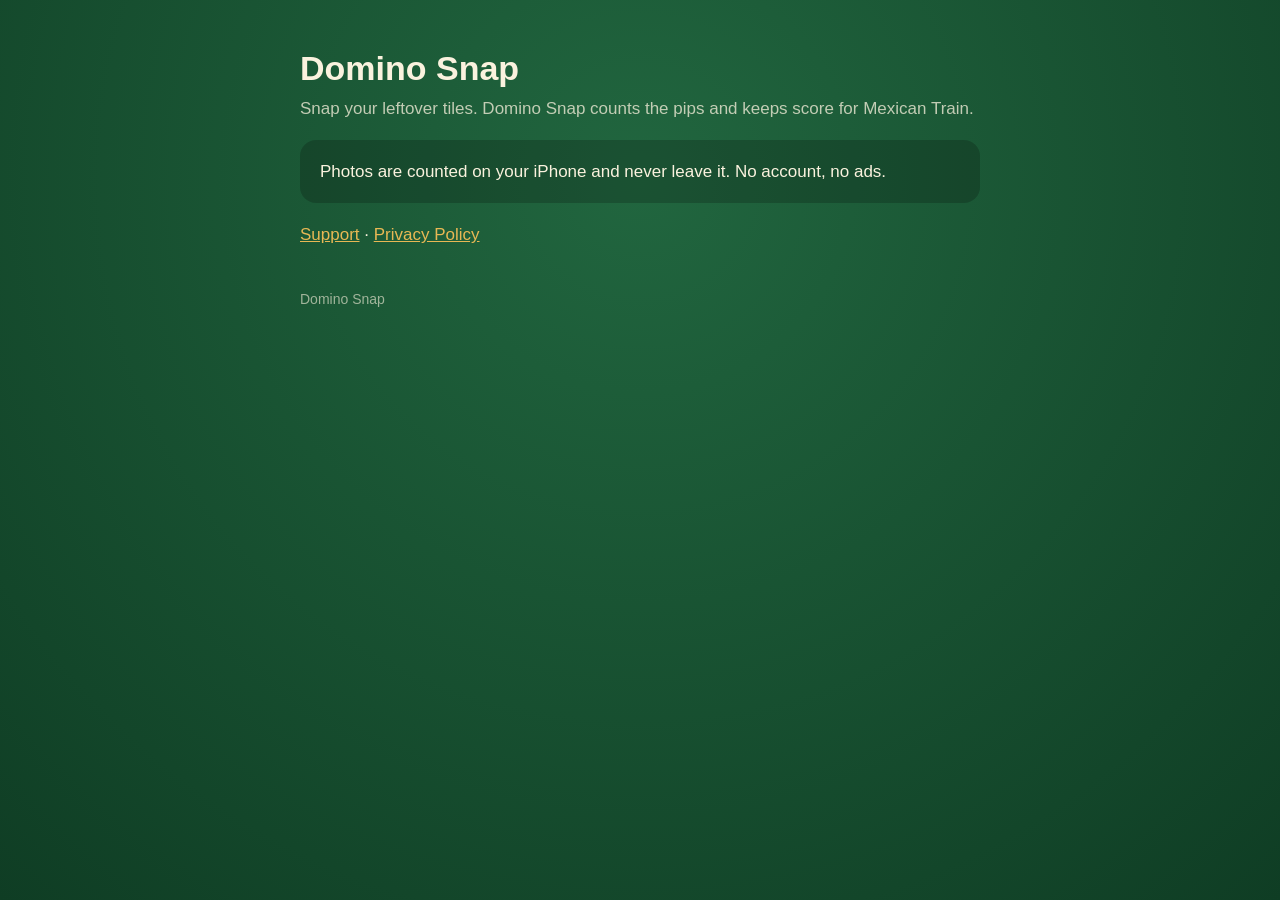
<file: index.html>
<!doctype html><html lang="en"><head><meta charset="utf-8"><meta name="viewport" content="width=device-width,initial-scale=1">
<title>Domino Snap</title><link rel="stylesheet" href="style.css"></head><body><main>
<h1>Domino Snap</h1><p class="sub">Snap your leftover tiles. Domino Snap counts the pips and keeps score for Mexican Train.</p>
<div class="card">Photos are counted on your iPhone and never leave it. No account, no ads.</div>
<p><a href="support.html">Support</a> · <a href="privacy.html">Privacy Policy</a></p>
<footer>Domino Snap</footer></main></body></html>
</file>
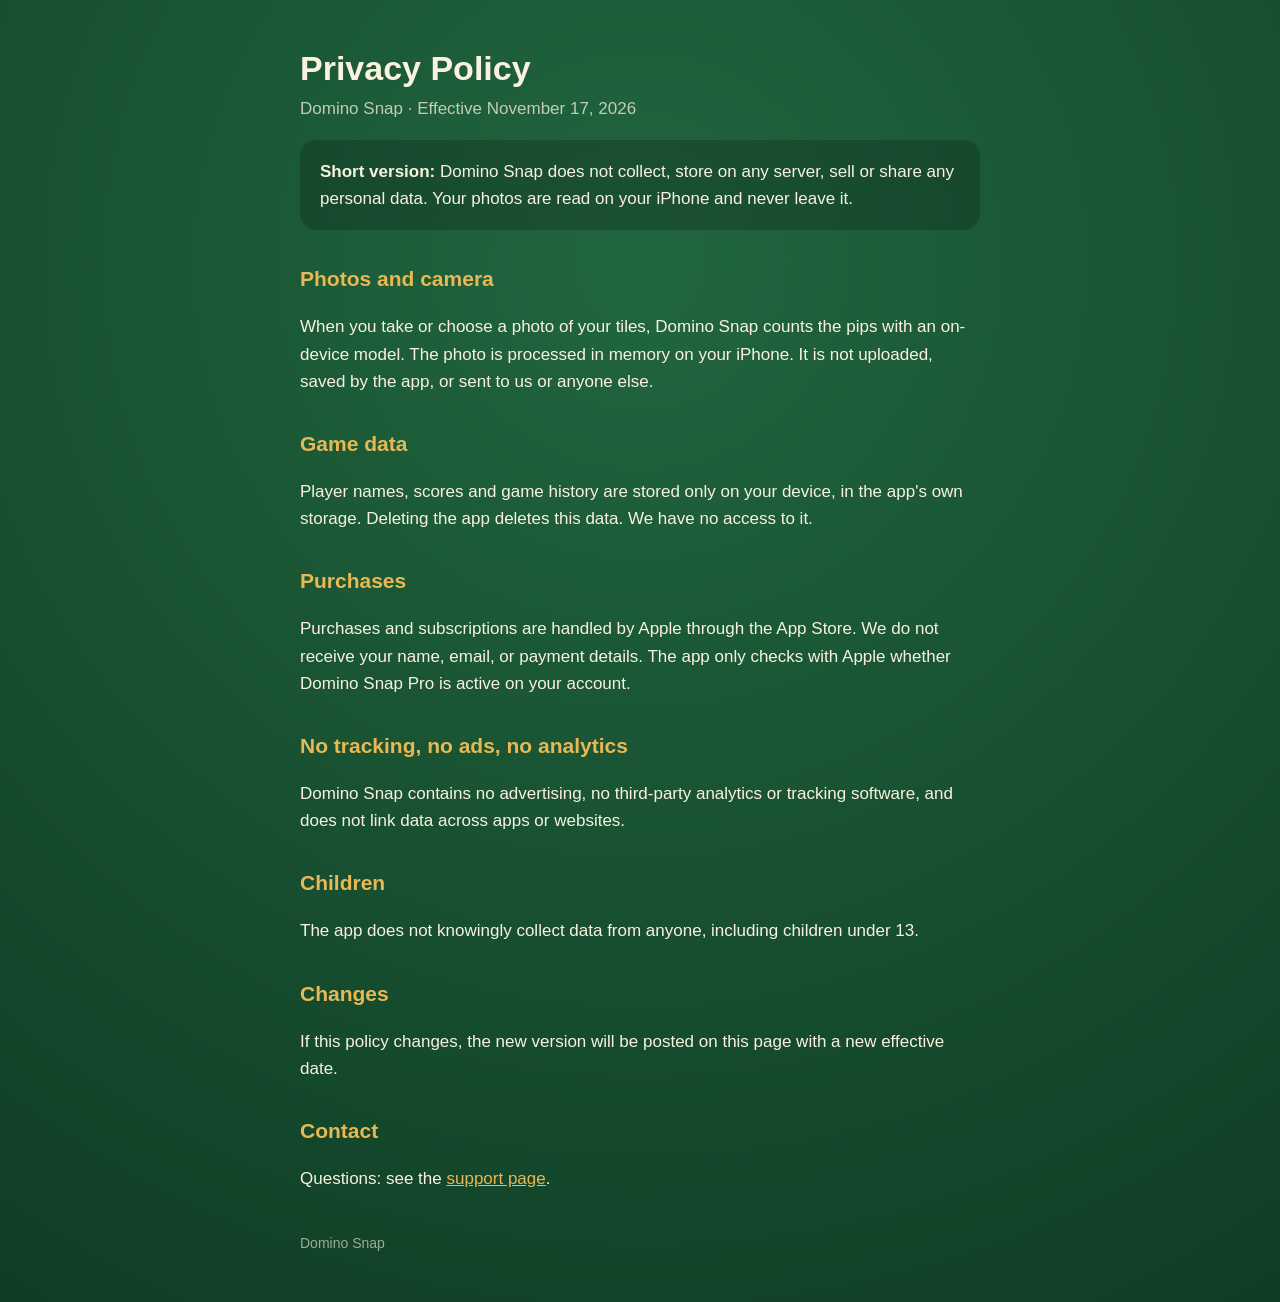
<file: privacy.html>
<!doctype html><html lang="en"><head><meta charset="utf-8"><meta name="viewport" content="width=device-width,initial-scale=1">
<title>Domino Snap · Privacy Policy</title><link rel="stylesheet" href="style.css"></head><body><main>
<h1>Privacy Policy</h1><p class="sub">Domino Snap · Effective November 17, 2026</p>
<div class="card"><strong>Short version:</strong> Domino Snap does not collect, store on any server, sell or share any personal data. Your photos are read on your iPhone and never leave it.</div>
<h2>Photos and camera</h2>
<p>When you take or choose a photo of your tiles, Domino Snap counts the pips with an on-device model. The photo is processed in memory on your iPhone. It is not uploaded, saved by the app, or sent to us or anyone else.</p>
<h2>Game data</h2>
<p>Player names, scores and game history are stored only on your device, in the app's own storage. Deleting the app deletes this data. We have no access to it.</p>
<h2>Purchases</h2>
<p>Purchases and subscriptions are handled by Apple through the App Store. We do not receive your name, email, or payment details. The app only checks with Apple whether Domino Snap Pro is active on your account.</p>
<h2>No tracking, no ads, no analytics</h2>
<p>Domino Snap contains no advertising, no third-party analytics or tracking software, and does not link data across apps or websites.</p>
<h2>Children</h2>
<p>The app does not knowingly collect data from anyone, including children under 13.</p>
<h2>Changes</h2>
<p>If this policy changes, the new version will be posted on this page with a new effective date.</p>
<h2>Contact</h2>
<p>Questions: see the <a href="support.html">support page</a>.</p>
<footer>Domino Snap</footer></main></body></html>
</file>
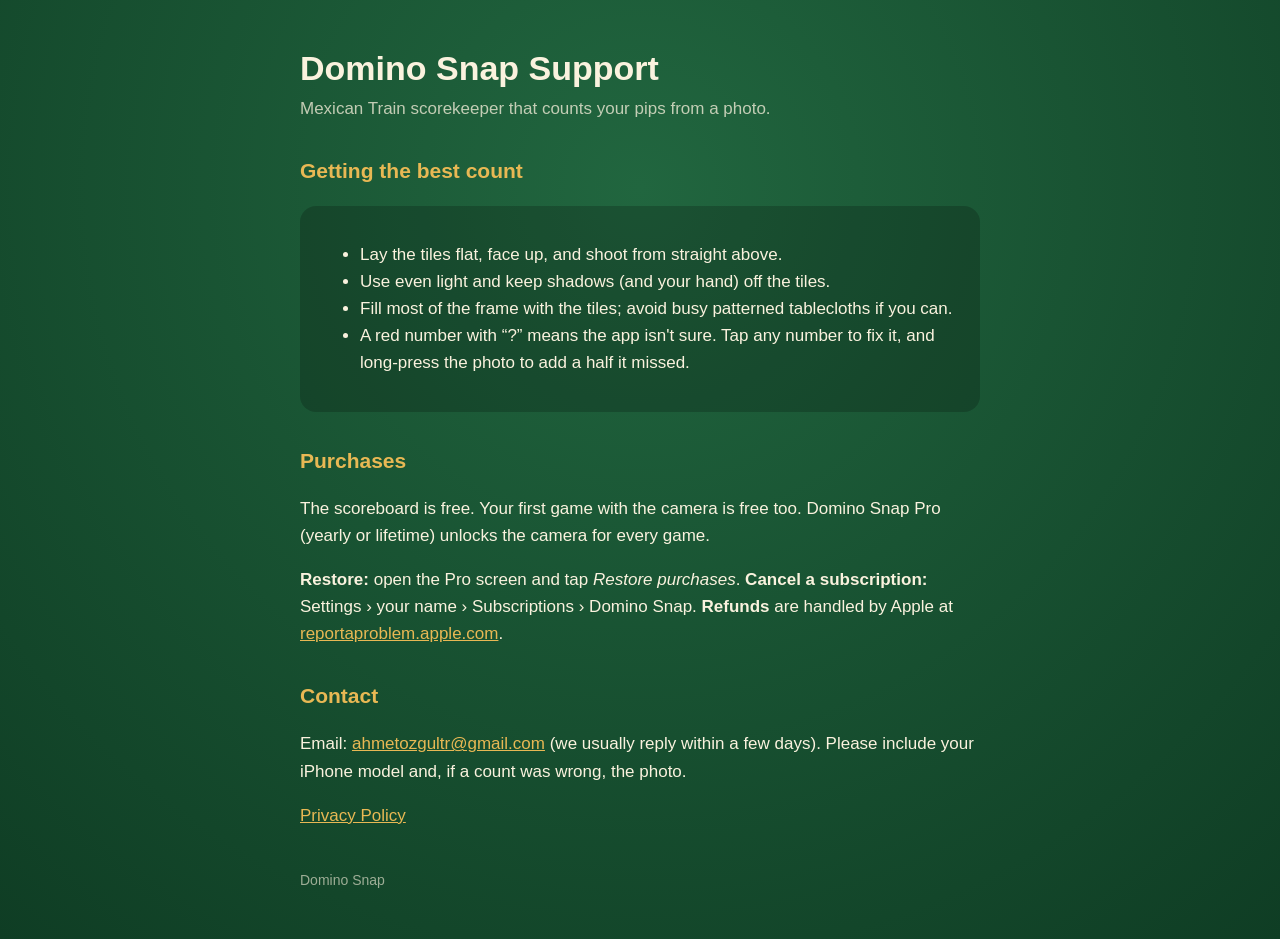
<file: support.html>
<!doctype html><html lang="en"><head><meta charset="utf-8"><meta name="viewport" content="width=device-width,initial-scale=1">
<title>Domino Snap · Support</title><link rel="stylesheet" href="style.css"></head><body><main>
<h1>Domino Snap Support</h1><p class="sub">Mexican Train scorekeeper that counts your pips from a photo.</p>
<h2>Getting the best count</h2>
<div class="card"><ul>
<li>Lay the tiles flat, face up, and shoot from straight above.</li>
<li>Use even light and keep shadows (and your hand) off the tiles.</li>
<li>Fill most of the frame with the tiles; avoid busy patterned tablecloths if you can.</li>
<li>A red number with “?” means the app isn't sure. Tap any number to fix it, and long-press the photo to add a half it missed.</li></ul></div>
<h2>Purchases</h2>
<p>The scoreboard is free. Your first game with the camera is free too. Domino Snap Pro (yearly or lifetime) unlocks the camera for every game.</p>
<p><strong>Restore:</strong> open the Pro screen and tap <em>Restore purchases</em>. <strong>Cancel a subscription:</strong> Settings › your name › Subscriptions › Domino Snap. <strong>Refunds</strong> are handled by Apple at <a href="https://reportaproblem.apple.com">reportaproblem.apple.com</a>.</p>
<h2>Contact</h2>
<p>Email: <a href="mailto:ahmetozgultr@gmail.com">ahmetozgultr@gmail.com</a> (we usually reply within a few days). Please include your iPhone model and, if a count was wrong, the photo.</p>
<p><a href="privacy.html">Privacy Policy</a></p>
<footer>Domino Snap</footer></main></body></html>
</file>
<file: style.css>
:root{--felt:#21663f;--deep:#0f3d24;--ivory:#faf2de;--brass:#e8b854}
*{box-sizing:border-box}body{margin:0;font:17px/1.6 -apple-system,BlinkMacSystemFont,"SF Pro Rounded","Segoe UI",sans-serif;background:radial-gradient(circle at 50% 20%,var(--felt),var(--deep));color:var(--ivory);min-height:100vh}
main{max-width:720px;margin:0 auto;padding:48px 20px}h1{font-size:34px;line-height:1.2;margin:0 0 6px}h2{font-size:21px;margin-top:32px;color:var(--brass)}
a{color:var(--brass)}.sub{opacity:.75;margin-top:0}.card{background:rgba(0,0,0,.2);border-radius:16px;padding:18px 20px;margin:18px 0}footer{opacity:.6;font-size:14px;margin-top:40px}
</file>
